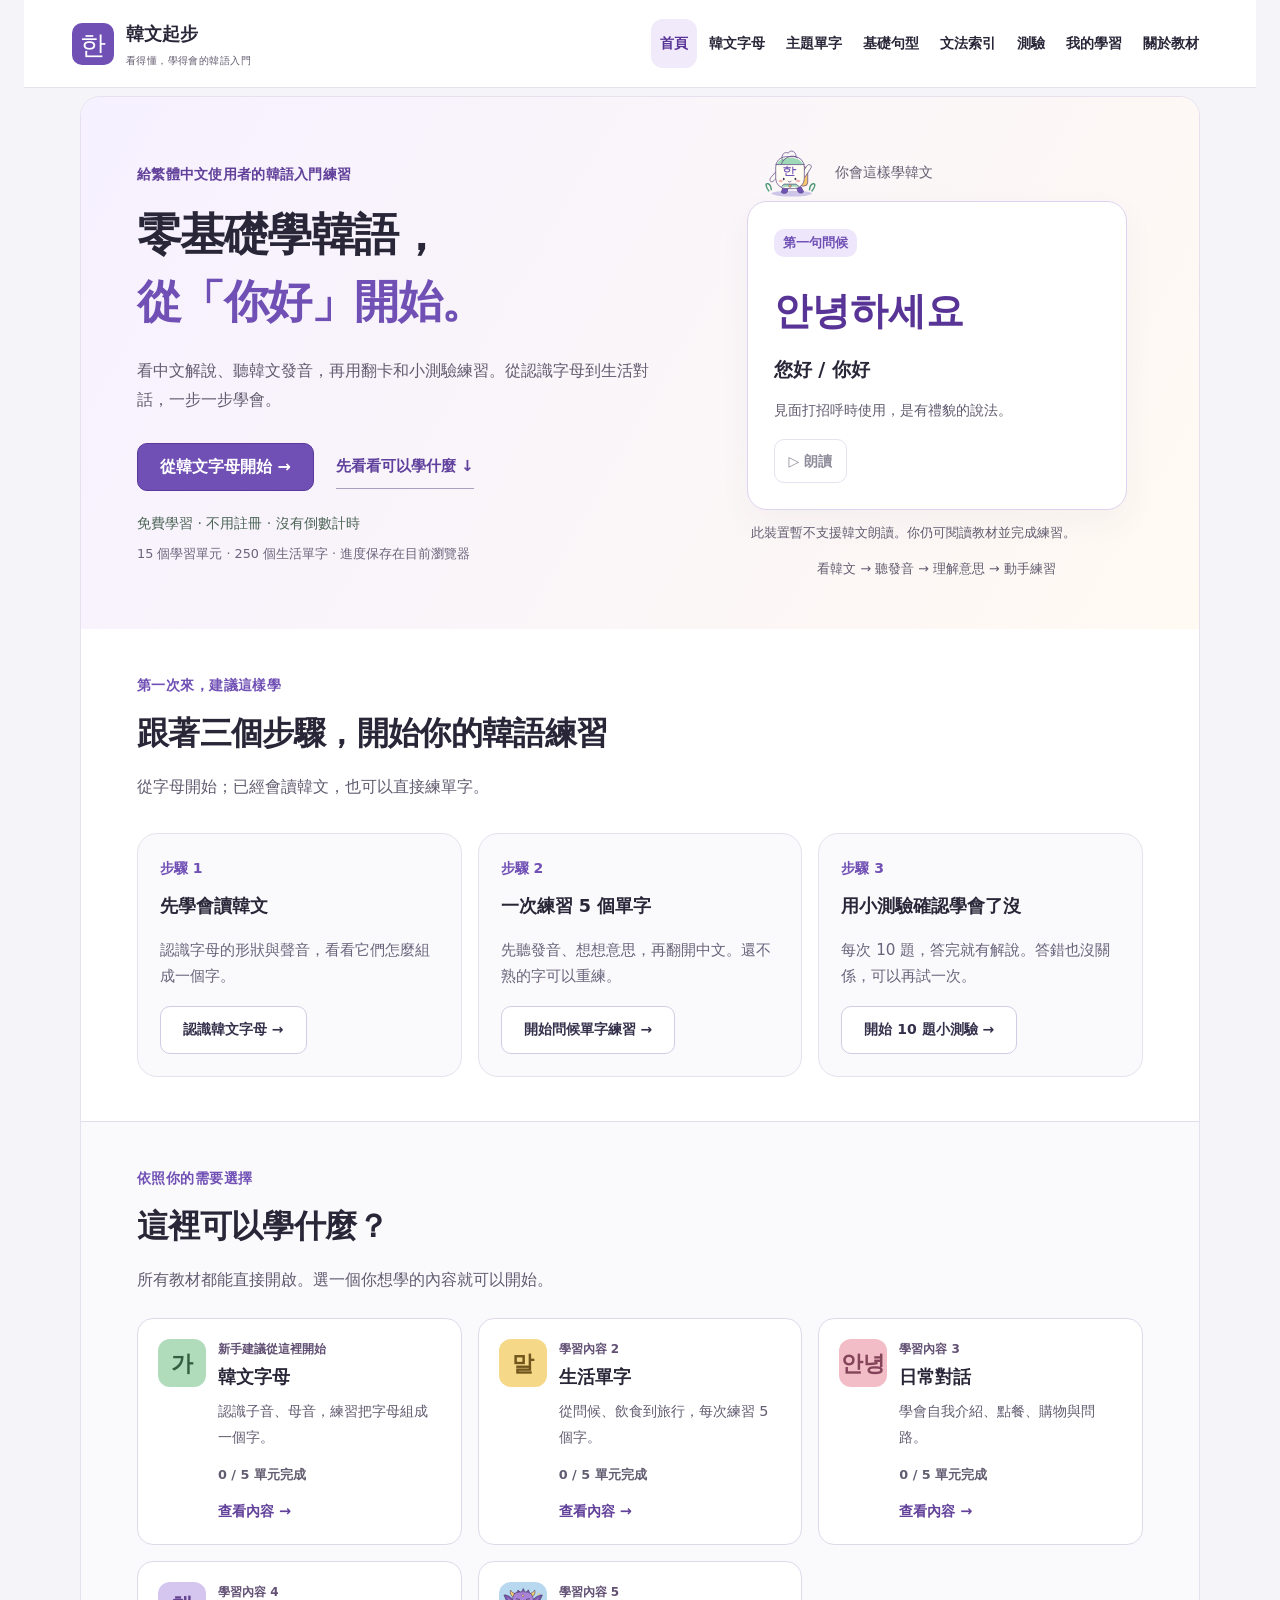
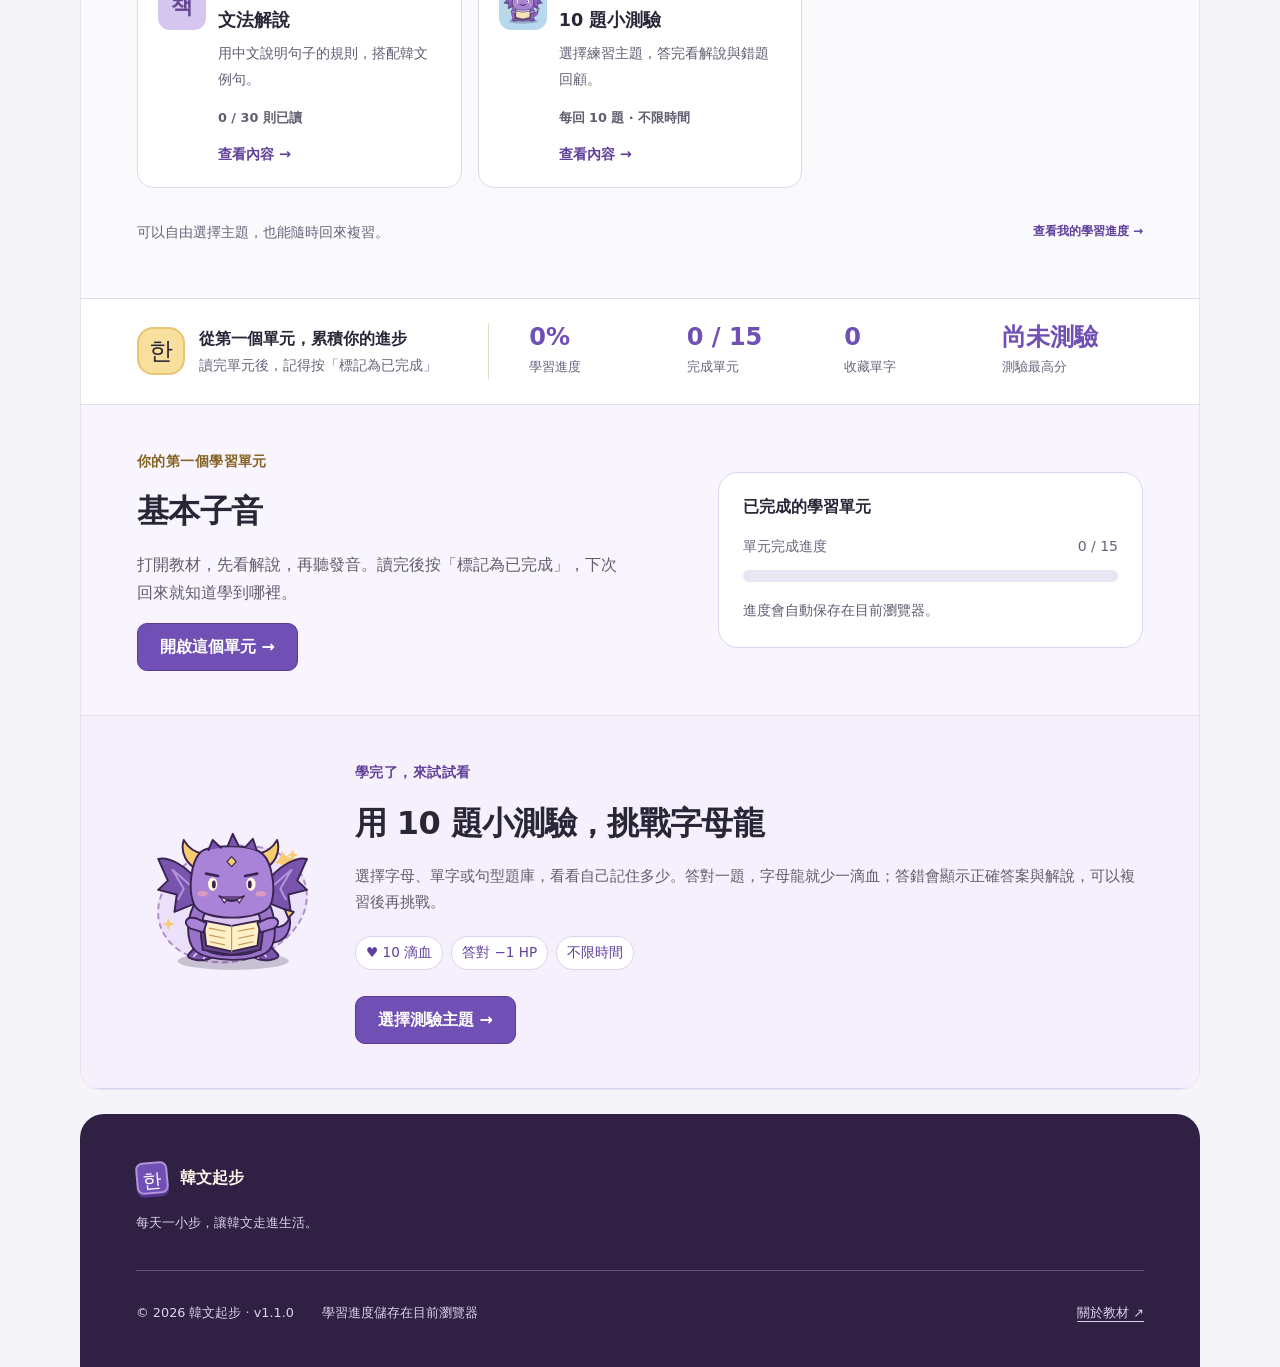
<file: index.html>
<!doctype html>
<html lang="zh-Hant">
<head>
  <meta charset="utf-8">
  <meta name="viewport" content="width=device-width, initial-scale=1">
  <meta name="description" content="韓文起步：以繁體中文，從韓文字母、日常單字到句型與文法，按自己的步調開始學習。">
  <meta name="theme-color" content="#7050b4">
  <meta name="application-name" content="韓文起步">
  <title>韓文起步｜從第一個字母開始</title>
  <link rel="icon" type="image/svg+xml" href="./assets/images/favicon.svg">
  <link rel="stylesheet" href="./assets/css/tokens.css">
  <link rel="stylesheet" href="./assets/css/base.css">
  <link rel="stylesheet" href="./assets/css/components.css">
  <link rel="stylesheet" href="./assets/css/pages.css">
  <link rel="stylesheet" href="./assets/css/game.css">
  <link rel="stylesheet" href="./assets/css/clarity.css">
  <script type="module" src="./assets/js/app.js"></script>
</head>
<body>
  <a class="skip-link" href="#main">跳至主要內容</a>
  <header class="site-header">
    <a class="brand" href="#/home" aria-label="韓文起步，回首頁"><span class="brand-mark" lang="ko">한</span><span>韓文起步<small>看得懂，學得會的韓語入門</small></span></a>
    <nav id="desktop-nav" class="desktop-nav" aria-label="主要導覽"></nav>
    <button id="menu-toggle" class="menu-toggle" aria-label="開啟選單" aria-expanded="false" aria-controls="mobile-menu"><span></span><span></span><span></span></button>
  </header>
  <dialog id="mobile-menu" class="mobile-menu" aria-label="主要導覽"><nav id="mobile-nav" aria-label="行動版主要導覽"></nav><button id="menu-close" class="button secondary">關閉選單 ×</button></dialog>
  <div id="storage-notice" class="notice global-notice" role="status" hidden></div>
  <main id="main" tabindex="-1"><div class="loading" role="status">正在準備你的韓文學習手冊…</div></main>
  <footer class="site-footer"><a class="brand footer-brand" href="#/home"><span class="brand-mark" lang="ko">한</span><span>韓文起步</span></a><p>每天一小步，讓韓文走進生活。</p><div class="footer-meta"><span>© 2026 韓文起步 · v1.1.0</span><span>學習進度儲存在目前瀏覽器</span><a href="#/about">關於教材 ↗</a></div></footer>
  <dialog id="confirm-dialog" class="confirm-dialog" aria-labelledby="dialog-title" aria-describedby="dialog-description"><h2 id="dialog-title"></h2><p id="dialog-description"></p><div class="actions"><button id="dialog-cancel" class="button secondary">取消</button><button id="dialog-confirm" class="button">確定</button></div></dialog>
  <div id="announcer" class="sr-only" role="status" aria-live="polite"></div>
  <noscript><p class="notice">請啟用 JavaScript，才能使用教材、測驗與學習進度。</p></noscript>
</body>
</html>
</file>
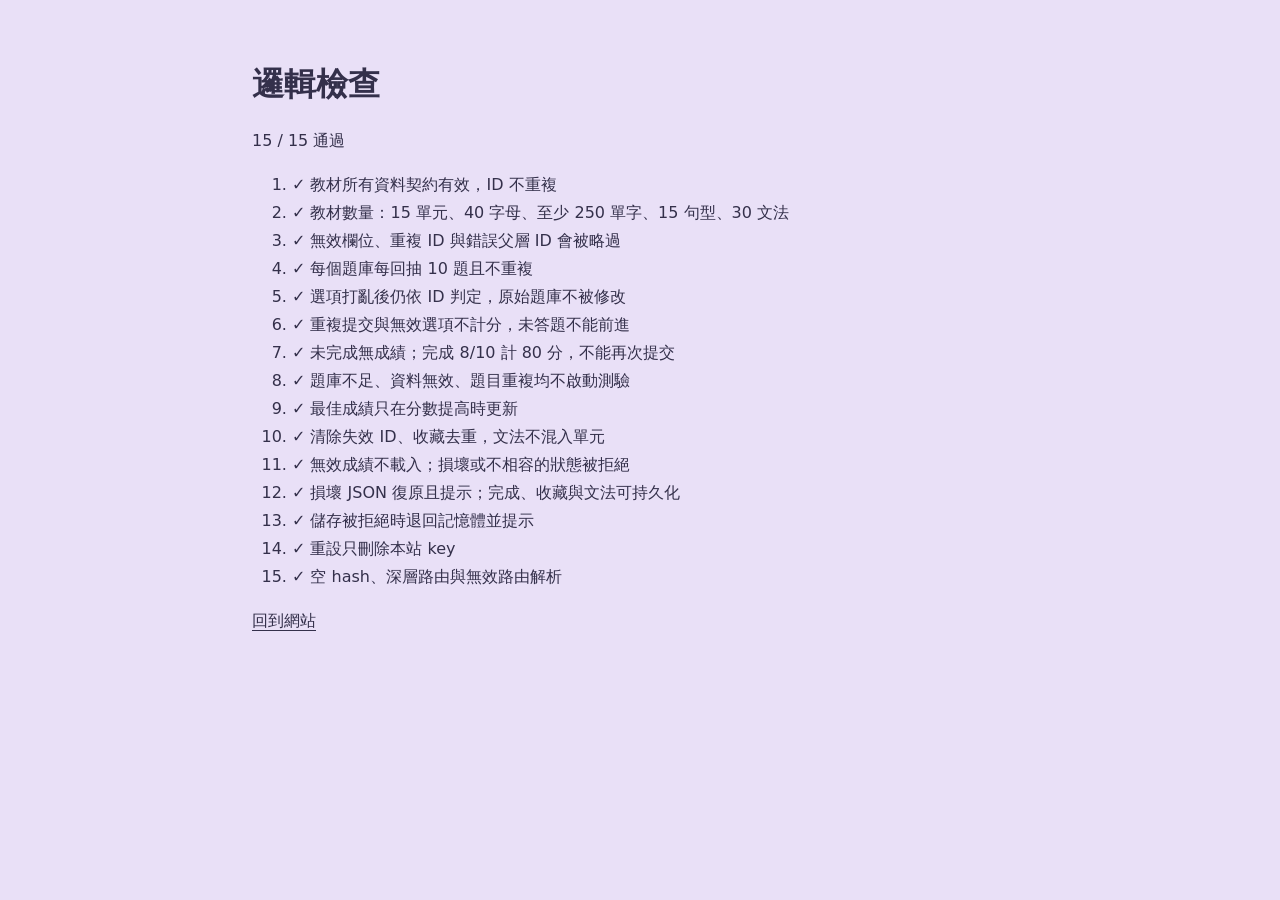
<file: tests/index.html>
<!doctype html><html lang="zh-Hant"><head><meta charset="utf-8"><meta name="viewport" content="width=device-width, initial-scale=1"><title>韓文起步｜邏輯檢查</title><link rel="stylesheet" href="../assets/css/tokens.css"><link rel="stylesheet" href="../assets/css/base.css"></head><body><main class="reading"><h1>邏輯檢查</h1><p id="summary" role="status">檢查中…</p><ol id="results"></ol><a href="../index.html">回到網站</a></main><script type="module">
import { loadData } from '../assets/js/data.js';
import { runChecks } from './logic.js';
try {
  const results = runChecks(await loadData());
  const failures = results.filter(r => !r.passed);
  document.getElementById('summary').textContent = `${results.length - failures.length} / ${results.length} 通過`;
  for (const result of results) { const li = document.createElement('li'); li.textContent = `${result.passed ? '✓' : '✕'} ${result.name}${result.message ? '：' + result.message : ''}`; document.getElementById('results').append(li); }
  window.testResults = results;
} catch (error) { document.getElementById('summary').textContent = error.message; window.testResults = [{ passed: false, message: error.message }]; }
</script></body></html>
</file>
<file: assets/css/tokens.css>
:root {
  --color-bg: #e9e0f7;
  --color-surface: #faf7ff;
  --color-text: #34304b;
  --color-text-muted: #69647b;
  --color-border: #e2dded;
  --color-border-strong: #aaa0bd;
  --color-accent: #7050b4;
  --color-accent-soft: #eee7fc;
  --color-success: #287451;
  --color-danger: #a85151;
  --color-focus: #583794;
  --color-panel: #f1eafa;
  --color-night: #302044;
  --color-night-muted: #ddd0ef;
  --color-gold: #f7cc71;
  --font-sans: system-ui, -apple-system, "PingFang TC", "Microsoft JhengHei", "Noto Sans TC", "Apple SD Gothic Neo", "Malgun Gothic", "Noto Sans KR", sans-serif;
  --container-width: 1120px;
  --content-width: 840px;
  --radius-sm: 16px;
  --radius-md: 24px;
  --space-1: 8px;
  --space-2: 16px;
  --space-3: 24px;
  --space-4: 32px;
  --space-5: 48px;
  --space-6: 72px;
  --space-7: 112px;
}
</file>
<file: assets/css/base.css>
* { box-sizing: border-box; }
html { scroll-behavior: smooth; }
body { margin: 0; background: var(--color-bg); color: var(--color-text); font: 1rem/1.75 var(--font-sans); }
body.menu-open, body.dialog-open { overflow: hidden; }
button, input, select { font: inherit; }
button, a { -webkit-tap-highlight-color: transparent; }
button { cursor: pointer; }
a { color: inherit; text-underline-offset: 4px; }
img { display: block; max-width: 100%; height: auto; }
h1, h2, h3, p { margin-top: 0; }
h1, h2, h3 { line-height: 1.3; }
h3 { font-size: 1.2rem; }
p { margin-bottom: 1rem; }
button:disabled { cursor: not-allowed; opacity: .55; }
[hidden] { display: none !important; }
:focus-visible { outline: 2px solid var(--color-focus); outline-offset: 4px; }
h1:focus, main:focus { outline: none; }
::selection { background: #ead5ce; }
.sr-only { position: absolute; width: 1px; height: 1px; padding: 0; margin: -1px; overflow: hidden; clip-path: inset(50%); white-space: nowrap; border: 0; }
.skip-link { position: fixed; top: 8px; left: 8px; padding: 12px 24px; z-index: 100; background: white; transform: translateY(-160%); }
.skip-link:focus { transform: translateY(0); }
.skip-link:not(:focus) { clip-path: inset(50%); width: 1px; height: 1px; padding: 0; overflow: hidden; white-space: nowrap; }
#main { max-width: var(--container-width); min-height: 65vh; margin: 0 auto; background: var(--color-surface); }
.section, .page-hero, .reading { padding: 48px 20px; }
.section + .section { border-top: 1px solid var(--color-border); }
.reading { max-width: var(--content-width); margin: auto; }
.page-hero { border-bottom: 1px solid var(--color-border); }
.page-title { font-size: clamp(2.25rem, 5vw, 4.5rem); line-height: 1.12; font-weight: 700; letter-spacing: -.03em; margin-bottom: 24px; }
.section-title { font-size: clamp(1.75rem, 3vw, 2.75rem); line-height: 1.2; letter-spacing: -.02em; margin-bottom: 16px; }
.eyebrow { color: var(--color-accent); font-size: .75rem; letter-spacing: .16em; font-weight: 650; margin-bottom: 24px; }
.muted, .description { color: var(--color-text-muted); }
.description { max-width: 650px; }
.section-heading { margin-bottom: 32px; }
.section-heading .eyebrow { margin-bottom: 12px; }
.section-heading p:last-child { margin-bottom: 0; }
.grid { display: grid; grid-template-columns: minmax(0, 1fr); gap: 24px; }
.stack { display: grid; gap: 24px; }
.actions { display: flex; flex-wrap: wrap; align-items: center; gap: 12px; }
.loading { padding: 80px 24px; text-align: center; }
@media (min-width: 600px) {
  .section, .page-hero, .reading { padding: 64px 32px; }
  .grid { grid-template-columns: repeat(2, minmax(0, 1fr)); }
}
@media (min-width: 1024px) {
  #main { margin-top: 24px; margin-bottom: 24px; }
  .section { padding: 80px 56px; }
  .page-hero { padding: 88px 56px; }
  .reading { padding: 64px 32px; }
  .grid { grid-template-columns: repeat(3, minmax(0, 1fr)); }
}
@media (prefers-reduced-motion: reduce) {
  *, *::before, *::after { scroll-behavior: auto !important; transition: none !important; animation: none !important; }
  .card:hover { transform: none !important; }
}
</file>
<file: assets/css/components.css>
.site-header { display: flex; align-items: center; justify-content: space-between; gap: 16px; min-height: 72px; max-width: 1232px; padding: 12px 20px; margin: auto; border-bottom: 1px solid var(--color-border); }
.brand { display: inline-flex; align-items: center; gap: 12px; text-decoration: none; font-size: 1.15rem; font-weight: 700; flex-shrink: 0; }
.brand-mark { display: grid; place-items: center; width: 42px; height: 42px; background: var(--color-text); color: white; border-radius: 10px; font-size: 1.6rem; font-weight: 500; }
.brand small { display: block; margin-top: 1px; font-size: .52rem; letter-spacing: .16em; font-weight: 500; }
.desktop-nav { display: none; gap: 3px; align-items: center; }
.nav-link { text-decoration: none; padding: 12px 9px; min-height: 44px; font-size: .83rem; border-radius: 6px; }
.nav-link:hover, .nav-link[aria-current="page"] { color: var(--color-accent); background: var(--color-accent-soft); }
.menu-toggle { display: grid; align-content: center; gap: 5px; width: 48px; height: 48px; padding: 12px; background: transparent; border: 1px solid var(--color-border-strong); border-radius: 8px; }
.menu-toggle span { height: 2px; background: var(--color-text); }
.mobile-menu { position: fixed; inset: 0 0 0 auto; width: min(340px, 90vw); height: 100dvh; max-height: none; border: 0; margin: 0; padding: 36px 24px; background: white; color: var(--color-text); }
.mobile-menu nav { display: grid; gap: 5px; margin-bottom: 24px; }
.mobile-menu .nav-link { font-size: 1rem; padding: 12px; }
dialog::backdrop { background: rgb(24 38 43 / .4); }
.button { display: inline-flex; align-items: center; justify-content: center; gap: 10px; padding: 11px 22px; min-height: 46px; border: 1px solid var(--color-text); border-radius: var(--radius-sm); background: var(--color-text); color: white; font-size: .9rem; font-weight: 600; line-height: 1.5; text-decoration: none; transition: background .18s; }
.button:hover:not(:disabled) { background: #3c5661; }
.button.secondary { background: white; color: var(--color-text); border-color: var(--color-border-strong); }
.button.secondary:hover:not(:disabled) { background: var(--color-bg); }
.button.small { font-size: .8rem; padding: 10px 14px; }
.button.done { color: var(--color-success); background: #f0f7f4; border-color: var(--color-success); }
.text-link { display: inline-flex; align-items: center; min-height: 44px; font-weight: 600; font-size: .875rem; text-decoration: none; border-bottom: 1px solid var(--color-border-strong); }
.card { border: 1px solid var(--color-border); border-radius: var(--radius-sm); background: white; padding: 24px; min-width: 0; }
a.card { display: block; color: inherit; text-decoration: none; transition: border-color .18s, transform .18s, box-shadow .18s; }
a.card:hover { border-color: var(--color-border-strong); transform: translateY(-2px); box-shadow: 0 4px 12px rgb(41 65 75 / .04); }
.card p:last-child { margin-bottom: 0; }
.card-top { display: flex; justify-content: space-between; align-items: flex-start; gap: 12px; }
.badge { display: inline-block; padding: 3px 9px; background: var(--color-accent-soft); color: var(--color-accent); border-radius: 4px; font-size: .7rem; white-space: nowrap; font-weight: 600; }
.badge.complete { background: #edf5f1; color: var(--color-success); }
.number { color: var(--color-accent); font-size: .75rem; letter-spacing: .12em; }
.progress-track { width: 100%; height: 5px; background: #e9eceb; border-radius: 3px; overflow: hidden; }
.progress-fill { height: 100%; background: var(--color-accent); }
.progress-caption { display: flex; justify-content: space-between; margin: 12px 0; font-size: .75rem; color: var(--color-text-muted); }
.grammar-grid { display: grid; grid-template-columns: minmax(0, 1fr); gap: 16px; }
.grammar-card { min-height: 140px; padding: 22px; }
.grammar-card h3 { font-size: 1.3rem; margin: 14px 0 5px; }
.grammar-card p { font-size: .85rem; color: var(--color-text-muted); }
.grammar-card .category { font-size: .68rem; color: var(--color-accent); }
.read-mark { float: right; color: var(--color-success); }
.filters { display: flex; gap: 10px; flex-wrap: wrap; margin-bottom: 32px; }
.filter { min-height: 44px; padding: 8px 16px; border: 1px solid var(--color-border-strong); border-radius: 6px; color: var(--color-text-muted); background: white; font-size: .85rem; }
.filter[aria-pressed="true"] { background: var(--color-text); border-color: var(--color-text); color: white; }
.notice { padding: 16px 20px; border: 1px solid var(--color-border); border-left: 3px solid var(--color-accent); background: #faf7f5; color: var(--color-text); font-size: .875rem; border-radius: 4px; }
.global-notice { max-width: 1120px; margin: 16px auto; }
.empty-state { text-align: center; border: 1px dashed var(--color-border-strong); padding: 40px 24px; border-radius: 8px; }
.confirm-dialog { width: min(480px, calc(100% - 40px)); padding: 32px; border: 1px solid var(--color-border); border-radius: 16px; color: var(--color-text); }
.confirm-dialog h2 { font-size: 1.4rem; }
.confirm-dialog .actions { justify-content: flex-end; margin-top: 28px; }
.site-footer { max-width: 1120px; margin: auto; padding: 48px 20px 32px; }
.site-footer > p { color: var(--color-text-muted); font-size: .8rem; margin: 16px 0 36px; }
.footer-brand .brand-mark { width: 32px; height: 32px; font-size: 1.2rem; border-radius: 7px; }
.footer-brand { font-size: 1rem; }
.footer-meta { border-top: 1px solid var(--color-border); padding-top: 20px; display: flex; flex-wrap: wrap; gap: 12px 28px; color: var(--color-text-muted); font-size: .7rem; align-items: center; }
.footer-meta a { display: inline-flex; min-height: 44px; align-items: center; }
@media (min-width: 600px) { .grammar-grid { grid-template-columns: repeat(2, minmax(0, 1fr)); } .site-header { padding-inline: 32px; } .site-footer { padding-inline: 32px; } }
@media (min-width: 1024px) { .desktop-nav { display: flex; } .menu-toggle { display: none; } .site-header { min-height: 96px; padding-inline: 48px; } .grammar-grid { grid-template-columns: repeat(3, minmax(0, 1fr)); } .site-footer { padding-inline: 56px; } .footer-meta a { margin-left: auto; } }
</file>
<file: assets/css/pages.css>
.home-hero { display: grid; gap: 40px; align-items: center; position: relative; }
.home-hero .page-title { line-height: 1.28; }
.home-hero .page-title em { color: var(--color-accent); font-style: normal; }
.home-hero .description { font-size: .95rem; max-width: 450px; margin-bottom: 28px; }
.hero-footnote { margin: 24px 0 0; color: var(--color-text-muted); font-size: .7rem; letter-spacing: .04em; }
.letter-composition { aspect-ratio: 1; padding: 24px; background: #f5f1ed; border: 1px solid #e7dfd8; border-radius: 50% 50% 8px 8px; display: flex; flex-direction: column; justify-content: center; text-align: center; max-width: 340px; width: 100%; margin: auto; }
.letter-composition .large-hangul { font-size: clamp(5rem, 14vw, 8.5rem); font-weight: 450; line-height: 1.25; letter-spacing: -.08em; }
.letter-composition .letter-equation { font-size: 1.6rem; letter-spacing: .22em; padding: 16px 0; color: var(--color-accent); }
.letter-composition .caption { font-size: .64rem; letter-spacing: .12em; color: var(--color-text-muted); border-top: 1px solid #d9cec7; padding-top: 16px; }
.route-steps { display: grid; gap: 0; }
.route-step { display: grid; grid-template-columns: 34px 1fr 20px; align-items: center; gap: 16px; padding: 22px 0; text-decoration: none; border-bottom: 1px solid var(--color-border); }
.route-step h3 { font-size: 1rem; margin: 0 0 3px; }
.route-step p { font-size: .75rem; margin: 0; color: var(--color-text-muted); }
.route-step:hover h3 { color: var(--color-accent); }
.course-card { padding: 0; overflow: hidden; }
.course-art { height: 148px; background: #f0eeea; display: flex; gap: 14px; align-items: center; justify-content: center; border-bottom: 1px solid var(--color-border); }
.course-art span { display: grid; place-items: center; border: 1px solid #c8bfb7; background: #faf8f5; width: 64px; height: 70px; font-size: 2rem; color: #695b4c; border-radius: 5px; }
.course-art.words { background: #eef1ef; }
.course-art.words span { color: #50685e; border-color: #c4cdc8; width: auto; padding: 12px; font-size: 1.4rem; }
.course-art.sentences { background: #f5eded; }
.course-art.sentences span { font-size: 1.1rem; color: var(--color-accent); width: auto; height: auto; padding: 13px 24px; border-color: #d9c4c1; }
.course-body { padding: 24px; }
.course-body h3 { font-size: 1.1rem; margin-bottom: 10px; }
.course-body .meta { color: var(--color-text-muted); font-size: .72rem; }
.course-body .button { margin-top: 14px; width: 100%; }
.showcase-grid { gap: 32px; }
.showcase-card { padding: 0; overflow: hidden; }
.showcase-card img { width: 100%; aspect-ratio: 16 / 10; object-fit: cover; border-bottom: 1px solid var(--color-border); }
.showcase-body { padding: 24px; }
.showcase-body h3 { margin: 12px 0 8px; }
.showcase-body p { color: var(--color-text-muted); font-size: .85rem; }
.info-card { padding: 32px; display: grid; gap: 32px; }
.info-profile { display: flex; align-items: center; gap: 20px; }
.info-icon { display: grid; place-items: center; flex-shrink: 0; width: 76px; height: 76px; border-radius: 50%; background: var(--color-accent-soft); color: var(--color-accent); font-size: 2.5rem; }
.info-profile h3 { margin-bottom: 8px; }
.info-profile p { font-size: .82rem; }
.info-guide { border-top: 1px solid var(--color-border); padding-top: 24px; }
.info-guide .eyebrow { margin-bottom: 10px; }
.progress-summary { background: #faf8f6; }
.stats { display: grid; gap: 24px; grid-template-columns: repeat(2, minmax(0, 1fr)); }
.stat strong { display: block; font-size: 2.5rem; line-height: 1.2; font-weight: 600; }
.stat span { color: var(--color-text-muted); font-size: .78rem; }
.back-link { margin-bottom: 24px; display: inline-flex; min-height: 44px; align-items: center; color: var(--color-text-muted); font-size: .85rem; }
.lesson-symbol { font-size: 3.5rem; line-height: 1.3; margin-bottom: 20px; }
.letter-grid { display: grid; grid-template-columns: minmax(0, 1fr); gap: 16px; }
.letter-card h2 { font-size: 3.5rem; font-weight: 500; margin: 8px 0 20px; }
.letter-card .explanation { font-size: .85rem; color: var(--color-text-muted); }
.letter-card .example { border-top: 1px solid var(--color-border); padding-top: 14px; font-size: .9rem; }
.speech-note { color: var(--color-text-muted); font-size: .8rem; margin: 0 0 24px; }
.vocabulary-card h2 { font-size: 1.8rem; margin-bottom: 6px; font-weight: 600; overflow-wrap: anywhere; }
.vocabulary-card .meaning { color: var(--color-accent); font-size: .875rem; margin-bottom: 20px; }
.example-block { padding: 20px; background: var(--color-bg); border-radius: 6px; margin: 20px 0; }
.example-block p { margin: 0; }
.example-block [lang="ko"] { font-size: 1.12rem; margin-bottom: 6px; }
.example-block .muted { font-size: .85rem; }
.vocabulary-card .example-block { min-height: 112px; }
.vocabulary-card .actions { margin-top: 20px; }
.favorite[aria-pressed="true"] { border-color: var(--color-accent); color: var(--color-accent); background: var(--color-accent-soft); }
.sentence-card h2 { font-size: clamp(1.35rem, 4vw, 1.9rem); line-height: 1.5; margin-top: 20px; }
.sentence-card .translation { color: var(--color-accent); }
.lesson-end { border-top: 1px solid var(--color-border); margin-top: 40px; padding-top: 32px; }
.grammar-detail h2 { font-size: 1.45rem; margin-top: 36px; }
.grammar-pagination { display: flex; flex-wrap: wrap; justify-content: space-between; gap: 12px; padding-top: 32px; margin-top: 32px; border-top: 1px solid var(--color-border); }
.quiz-banks { display: grid; gap: 12px; margin-bottom: 32px; }
.quiz-bank { display: flex; align-items: center; gap: 14px; border: 1px solid var(--color-border-strong); padding: 18px 20px; border-radius: 8px; cursor: pointer; }
.quiz-bank:has(input:checked) { background: var(--color-accent-soft); border-color: var(--color-accent); }
input[type="radio"] { width: 20px; height: 20px; accent-color: var(--color-accent); flex-shrink: 0; }
.quiz-bank small { display: block; color: var(--color-text-muted); }
fieldset { min-width: 0; margin: 0; padding: 0; border: 0; }
legend { margin-bottom: 20px; font-weight: 600; }
.quiz-header { display: flex; justify-content: space-between; gap: 16px; font-size: .8rem; margin-bottom: 16px; }
.quiz-question { margin: 32px 0; font-size: clamp(1.4rem, 4vw, 2rem); line-height: 1.5; }
.quiz-options { display: grid; gap: 12px; }
.quiz-option { display: flex; align-items: center; gap: 14px; width: 100%; text-align: left; min-height: 64px; padding: 16px; background: white; border: 1px solid var(--color-border-strong); border-radius: 8px; color: var(--color-text); }
.quiz-option .option-letter { display: grid; place-items: center; width: 30px; height: 30px; background: var(--color-bg); border-radius: 5px; font-size: .75rem; flex-shrink: 0; }
.quiz-option[aria-pressed="true"] { border-color: var(--color-text); background: #eef2f3; }
.quiz-option.correct { border-color: var(--color-success); background: #eff7f3; }
.quiz-option.incorrect { border-color: var(--color-danger); background: #faf0ef; }
.quiz-option:disabled { opacity: 1; }
.quiz-feedback { margin: 24px 0; }
.quiz-feedback:empty { display: none; }
.quiz-feedback.success { border-color: var(--color-success); }
.quiz-submit { margin-top: 24px; }
.result-score { font-size: 5rem; line-height: 1.2; color: var(--color-accent); font-weight: 600; }
.result-card { text-align: center; padding: 48px 24px; background: #faf8f6; margin-bottom: 40px; }
.result-card .actions { justify-content: center; margin-top: 24px; }
.review-card p { margin-bottom: 10px; }
.review-card h3 { font-size: 1.05rem; }
.progress-list { list-style: none; padding: 0; }
.progress-list a { display: flex; align-items: center; justify-content: space-between; gap: 16px; min-height: 52px; border-bottom: 1px solid var(--color-border); text-decoration: none; padding: 12px 0; }
.progress-list .completed { color: var(--color-success); font-size: .8rem; }
.reset-area { border-top: 1px solid var(--color-border); margin-top: 40px; padding-top: 32px; }
.reading li > a { display: inline-flex; align-items: center; min-height: 44px; }
@media (min-width: 600px) {
  .letter-grid { grid-template-columns: repeat(2, minmax(0, 1fr)); }
  .showcase-grid { grid-template-columns: repeat(2, minmax(0, 1fr)); }
  .stats { grid-template-columns: repeat(4, minmax(0, 1fr)); }
  .quiz-banks { grid-template-columns: repeat(2, minmax(0, 1fr)); }
}
@media (min-width: 1024px) {
  .home-hero { grid-template-columns: 1.5fr 1fr; }
  .home-hero .page-title { font-size: 3.75rem; }
  .route-steps { grid-template-columns: repeat(5, minmax(0, 1fr)); gap: 20px; }
  .route-step { display: block; padding: 0; border: 0; }
  .route-step .number { display: block; margin-bottom: 24px; }
  .route-step .arrow { display: block; margin-top: 16px; color: var(--color-text-muted); }
  .letter-grid { grid-template-columns: repeat(3, minmax(0, 1fr)); }
  .info-card { grid-template-columns: 1.2fr 1fr; padding: 40px; }
  .info-guide { border-top: 0; border-left: 1px solid var(--color-border); padding: 0 0 0 36px; }
}
</file>
<file: assets/css/game.css>
/* Adventure theme: shared controls, map, and learning screens. */
.quick-start { background: #fffdf7; }
.starter-steps { list-style: none; display: grid; gap: 16px; padding: 0; margin: 0; }
.starter-steps li { padding: 24px; border: 1px solid #ded5ec; border-radius: 20px; background: white; display: flex; flex-direction: column; align-items: flex-start; }
.starter-steps li:nth-child(2) { background: #f3edff; border-color: #b59cd9; }
.step-number { color: #7050b4; font-weight: 800; letter-spacing: .12em; margin-bottom: 14px; }
.starter-steps h3 { font-size: 1.1rem; }
.starter-steps p { color: var(--color-text-muted); flex: 1; }
.starter-steps .button { font-size: .85rem; }
.word-practice { padding: 24px; border: 2px solid #c8b4e6; border-radius: 24px; background: linear-gradient(135deg, #f1e8ff, #fffcf4); margin: 24px 0 48px; }
.word-practice .eyebrow { margin-bottom: 16px; }
.flash-word { text-align: center; font-size: clamp(2rem, 6vw, 3.5rem); margin: 30px 0 18px; overflow-wrap: anywhere; }
.word-practice > .muted { text-align: center; }
.flash-tools { justify-content: center; margin-bottom: 24px; }
.flash-answer { padding: 20px; background: #ffffffd9; border-radius: 16px; margin-bottom: 20px; }
.flash-answer .meaning { font-size: 1.3rem; font-weight: 750; }
.flash-answer .example-block { margin-bottom: 0; }
.word-search { display: grid; gap: 10px; margin-bottom: 20px; }
.word-search > label:first-child { font-weight: 700; }
.word-search input[type="search"] { width: 100%; min-width: 0; padding: 12px 16px; border: 2px solid #b9a9cf; border-radius: 12px; background: white; color: var(--color-text); }
.favorite-filter { display: flex; gap: 10px; align-items: center; min-height: 44px; width: fit-content; }
.favorite-filter input { width: 20px; height: 20px; accent-color: #7050b4; }
.word-pager { justify-content: center; margin-top: 32px; }
.word-library .vocabulary-card { min-width: 0; overflow-wrap: anywhere; }
.quiz-help { font-weight: 650; color: var(--color-accent); margin-top: 20px; }
@media (min-width: 800px) { .starter-steps { grid-template-columns: repeat(3, minmax(0, 1fr)); } .word-practice { padding: 32px; } }
@media (max-width: 400px) { .word-practice { padding: 18px; } .flash-ratings .button { width: 100%; } .word-pager { gap: 10px; } }
body { background-image: radial-gradient(#cdbce6 1px, transparent 1px); background-size: 20px 20px; }
::selection { background: #e0d4fa; }
#main { border: 1px solid var(--color-border); border-radius: 28px; overflow: clip; }
.site-header { border-bottom: 0; }
.brand-mark { background: var(--color-accent); border: 2px solid #563592; box-shadow: 0 3px 0 #563592; transform: rotate(-5deg); }
.nav-link { border-radius: 12px; font-weight: 650; }
.nav-link[aria-current="page"] { box-shadow: inset 0 -3px 0 #c6b4e7; }
.button { border: 2px solid #59399a; border-radius: 13px; background: var(--color-accent); box-shadow: 0 4px 0 #59399a; transition: transform .16s, box-shadow .16s, background .16s; }
.button:hover:not(:disabled) { background: #60429f; transform: translateY(-2px); box-shadow: 0 6px 0 #59399a; }
.button:active:not(:disabled) { transform: translateY(3px); box-shadow: 0 1px 0 #59399a; }
.button.secondary { border-color: #d4cbe4; box-shadow: 0 4px 0 #d4cbe4; }
.button.secondary:hover:not(:disabled) { background: #f7f3ff; box-shadow: 0 6px 0 #d4cbe4; }
.button.done { background: #eaf8f0; border-color: #85b69a; box-shadow: 0 4px 0 #85b69a; }
.button.done:hover:not(:disabled) { background: #d8f1e4; box-shadow: 0 6px 0 #85b69a; }
.button:disabled { box-shadow: none; }
.card { border-width: 2px; box-shadow: 0 4px 0 #ede9f3; }
a.card:hover { border-color: #b59cd9; box-shadow: 0 6px 0 #e2d8f2; }
.badge, .filter { border-radius: 10px; }
.progress-track { height: 12px; border-radius: 20px; background: #eae5f2; border: 2px solid #eae5f2; }
.progress-fill { border-radius: 20px; background: #7d5abc; box-shadow: inset 0 2px 0 #a38acd; }
.page-hero { background: #e9def8; padding-block: 48px; }
.page-title { font-size: clamp(2rem, 4.5vw, 3.25rem); }
.section-title { font-size: clamp(1.65rem, 3vw, 2rem); }
.section { padding-block: 52px; background: var(--color-surface); }
.eyebrow { font-weight: 750; letter-spacing: .09em; }
.home-hero { gap: 24px; padding-block: 44px; background: #e9def8; border-bottom: 0; }
.home-hero .page-title { font-size: clamp(2rem, 4vw, 3.2rem); line-height: 1.4; letter-spacing: -.035em; }
.home-hero .description { line-height: 1.85; }
.adventure-label { display: inline-block; background: white; padding: 7px 12px; border-radius: 24px; font-size: .65rem; margin-bottom: 16px; }
.hero-footnote { font-size: .72rem; }
.hero-scene { position: relative; width: 100%; max-width: 360px; margin: auto; padding-top: 10px; }
.adventure-mascot { width: 100%; }
.scene-word { position: absolute; border: 2px solid #d4c8e7; background: white; border-radius: 14px; padding: 6px 14px; font-weight: 700; box-shadow: 0 3px 0 #e1d7ef; }
.word-one { left: 0; top: 12%; transform: rotate(-9deg); color: var(--color-accent); font-size: 1.1rem; }
.word-two { right: 0; bottom: 9%; transform: rotate(6deg); font-size: .8rem; }
.scene-spark { position: absolute; font-size: 2rem; color: #957035; }
.spark-one { right: 6%; top: 3%; }.spark-two { left: 4%; bottom: 22%; color: #9071ba; }
.player-hud { display: grid; gap: 24px; padding: 24px 20px; border-block: 1px solid var(--color-border); background: #fffcf6; }
.player-identity { display: flex; gap: 14px; align-items: center; }
.player-identity strong, .player-identity span:not(.player-avatar) { display: block; }
.player-identity strong { font-size: .9rem; }.player-identity div > span { font-size: .72rem; color: var(--color-text-muted); }
.player-avatar { display: grid; place-items: center; background: #f8df9e; border: 2px solid #e8c574; border-radius: 16px; width: 48px; height: 48px; font-size: 1.5rem; flex-shrink: 0; }
.player-hud .stats { gap: 16px; }.player-hud .stat strong { font-size: 1.55rem; font-weight: 800; color: var(--color-accent); }.player-hud .stat span { font-size: .7rem; }
.adventure-section .section-heading { margin-bottom: 24px; }
.adventure-board { position: relative; isolation: isolate; border: 2px solid #c7badc; background: #e8e0f2; border-radius: 24px; padding: 30px 20px; overflow: hidden; }
.map-regions { display: grid; gap: 22px; list-style: none; margin: 0; padding: 0; position: relative; }
.map-trail { position: absolute; top: 65px; bottom: 90px; left: 76px; border-left: 5px dashed #b9a7cf; z-index: -1; }
.map-region { --island: #b1dcbc; --island-edge: #6ca780; --island-ink: #315f40; min-width: 0; }
.map-region.gold { --island: #f5d888; --island-edge: #c8a551; --island-ink: #70551c; }
.map-region.pink { --island: #f2bdc6; --island-edge: #cc8b9a; --island-ink: #834358; }
.map-region.lavender { --island: #d5c6ef; --island-edge: #a48cc6; --island-ink: #654592; }
.map-region.blue { --island: #b8d8ef; --island-edge: #7ca9cc; --island-ink: #356585; }
.region-link { display: grid; grid-template-columns: 106px minmax(0, 1fr); column-gap: 18px; align-content: center; text-decoration: none; border-radius: 16px; padding: 8px 0; }
.region-number { color: #625174; font-size: .6rem; letter-spacing: .13em; font-weight: 750; grid-column: 2; }
.region-island { grid-column: 1; grid-row: 1 / 5; width: 100px; height: 86px; border: 2px solid var(--island-edge); border-radius: 36% 42% 35% 40%; background: var(--island); box-shadow: 0 9px 0 var(--island-edge), 0 16px 0 #dce7d6; display: grid; place-items: center; position: relative; transition: transform .18s; align-self: center; }
.region-island > [lang] { font-size: 2rem; font-weight: 800; color: var(--island-ink); }
.region-link:hover .region-island { transform: translateY(-5px) rotate(-3deg); }
.island-tree { position: absolute; width: 16px; height: 23px; background: var(--island-edge); border-radius: 50% 50% 35% 35%; top: -10px; border-bottom: 5px solid var(--island-ink); }
.tree-left { left: 6px; transform: rotate(-12deg); }.tree-right { right: 3px; top: 9px; width: 12px; height: 18px; transform: rotate(15deg); }
.region-link h3 { grid-column: 2; font-size: 1rem; margin: 3px 0; }.region-description { grid-column: 2; font-size: .7rem; color: #625174; margin-bottom: 6px; }
.region-count { grid-column: 2; font-size: .65rem; font-weight: 650; width: fit-content; border-radius: 20px; background: #ffffffd9; padding: 3px 9px; }
.map-cloud { position: absolute; width: 68px; height: 20px; background: #fff; border-radius: 40px; z-index: -1; }
.map-cloud::before { content: ''; width: 30px; height: 30px; border-radius: 50%; background: white; position: absolute; left: 14px; bottom: 4px; }
.cloud-one { top: 22px; right: 20px; }.cloud-two { bottom: 25px; left: 40%; }
.map-legend { display: flex; align-items: center; justify-content: space-between; gap: 10px; flex-wrap: wrap; margin-top: 12px; font-size: .7rem; color: var(--color-text-muted); }
.map-legend .text-link { font-size: .75rem; border: 0; }
.mission-section { display: grid; gap: 28px; background: #fff9e9; }
.mission-copy .eyebrow { color: #856220; }.mission-copy p { max-width: 480px; }
.mission-progress { border: 2px solid #ead9ad; border-radius: 20px; background: #fffdf7; padding: 24px; }
.mission-progress h3 { font-size: 1rem; }.mission-progress p { margin: 16px 0 0; font-size: .75rem; }.quest-icon { float: right; color: #917022; font-size: 2rem; line-height: 1; }
.course-art { background: #e7f3e7; height: 134px; }.course-art.words { background: #fff2d2; }.course-art.sentences { background: #fce8ee; }
.course-art span { border-width: 2px; border-radius: 12px; transform: rotate(-7deg); box-shadow: 0 4px 0 #00000012; }.course-art span:nth-child(2) { transform: rotate(7deg); }.course-art.sentences span { transform: rotate(-3deg); }
.course-card, .showcase-card { padding: 0; }.showcase-grid { gap: 24px; }
.grammar-card { border-top: 4px solid #c2afe2; }.example-block { border-radius: 14px; }
.letter-card { border-top: 4px solid #a4d2b5; }.letter-card h2, .lesson-symbol { color: var(--color-accent); }
.lesson-end { border-top: 2px dashed var(--color-border); }
.quiz-bank, .quiz-option { border: 2px solid var(--color-border); border-radius: 16px; box-shadow: 0 4px 0 #ede9f3; }
.quiz-bank:has(input:checked) { box-shadow: 0 4px 0 #c6b4e7; }
.quiz-header { background: #eee7fc; border-radius: 12px; padding: 12px 16px; color: #624396; font-weight: 750; }
.quiz-option .option-letter { border-radius: 9px; background: #f0eafa; color: #7050b4; font-weight: 750; width: 36px; height: 36px; }
.quiz-option[aria-pressed="true"] { background: #f3edff; border-color: #9073bb; box-shadow: 0 4px 0 #c6b4e7; }
.quiz-option.correct { border-color: #65a582; background: #edf9f0; box-shadow: 0 4px 0 #b9d8c3; }
.quiz-option.incorrect { border-color: #cc8d8d; background: #fff0ef; box-shadow: 0 4px 0 #ebc8c5; }
.quiz-brief { display: flex; flex-wrap: wrap; gap: 10px; margin-bottom: 28px; }.quiz-brief span { padding: 5px 12px; border-radius: 20px; background: #f4eefc; color: #634c85; font-size: .75rem; font-weight: 650; }
.result-card { background: #fff9e9; border-color: #ead9ad; }.result-card::before { content: '✦'; display: block; font-size: 3rem; color: #957025; }.result-score { font-weight: 800; }
.coming-soon { display: flex; gap: 20px; align-items: center; background: #f3eefb; padding: 28px 24px; }.coming-soon strong { color: var(--color-accent); font-size: .9rem; }.coming-soon p { font-size: .8rem; margin: 4px 0 0; color: var(--color-text-muted); }.coming-icon { font-size: 2.5rem; color: var(--color-accent); }
@media (min-width: 600px) {
  .home-hero { grid-template-columns: 1.4fr 1fr; }.hero-scene { min-width: 0; }.word-one { font-size: .9rem; }.word-two { font-size: .65rem; padding-inline: 9px; }
  .player-hud { padding-inline: 32px; }.player-hud .stats { grid-template-columns: repeat(4, minmax(0, 1fr)); }
  .map-regions { grid-template-columns: repeat(5, minmax(0, 1fr)); gap: 8px; min-height: 265px; align-items: start; }
  .region-link { display: flex; flex-direction: column; gap: 0; text-align: center; }.region-number { margin-bottom: 15px; }.region-island { width: 86px; height: 72px; margin-bottom: 25px; }.region-link h3 { font-size: .85rem; }.region-description { display: none; }.region-count { font-size: .58rem; padding: 3px 6px; margin-top: 6px; }
  .map-region:nth-child(even) { margin-top: 55px; }.map-trail { left: 8%; right: 8%; top: 96px; bottom: auto; height: 80px; border: 5px dashed #b9a7cf; border-top: 0; border-radius: 0 0 50% 50%; }
  .mission-section { grid-template-columns: 1.3fr 1fr; align-items: center; }
}
@media (min-width: 1024px) {
  .site-header { min-height: 88px; }#main { margin-top: 8px; }
  .home-hero { grid-template-columns: 1.5fr 1fr; padding-block: 38px; }.word-one { font-size: 1.1rem; }.word-two { font-size: .8rem; }
  .player-hud { grid-template-columns: 1fr 2fr; align-items: center; padding: 24px 56px; }.player-hud .stats { border-left: 1px solid #e7dcc5; padding-left: 40px; }
  .adventure-board { padding: 32px 24px; }.region-island { width: 116px; height: 90px; }.region-island > [lang] { font-size: 2.3rem; }.region-link h3 { font-size: 1rem; }.region-description { display: block; margin: 5px 0; font-size: .66rem; }.region-count { font-size: .65rem; }.map-regions { min-height: 300px; }.map-trail { top: 115px; }
  .coming-soon { padding-inline: 56px; }
}
@media (max-width: 599px) {
  #main { border-radius: 0; border-inline: 0; }.home-hero { padding-top: 30px; gap: 8px; }.home-hero .page-title { font-size: 2rem; }.hero-scene { max-width: 230px; }.home-hero .description { margin-bottom: 20px; }.home-hero .hero-footnote { font-size: .65rem; }
  .player-hud .stats { grid-template-columns: repeat(4, minmax(0, 1fr)); gap: 6px; }.player-hud .stat strong { font-size: 1.25rem; }.player-hud .stat span { font-size: .6rem; }.player-hud { gap: 20px; }.adventure-board { padding-inline: 16px; }.region-link { column-gap: 12px; }
}
@media (prefers-reduced-motion: reduce) { .button:hover, .button:active, .region-link:hover .region-island { transform: none !important; } }
/* Shared world palette extends through menus, reading panels and saved progress. */
.site-header { background: var(--color-night); color: #fff6e9; border-radius: 0 0 22px 22px; box-shadow: 0 5px 0 #d0bedf; margin-bottom: 20px; }
.site-header .brand-mark { background: #8760b7; border-color: #b394d8; box-shadow: 0 3px 0 #180e2c; }
.site-header .nav-link:hover, .site-header .nav-link[aria-current="page"] { background: #604180; color: #fff4cf; box-shadow: inset 0 -3px 0 #b28fd6; }
.site-header .menu-toggle { border-color: #a28ab9; background: #49305f; }.site-header .menu-toggle span { background: #fff4cf; }
.mobile-menu { background: #f2e9fc; border-left: 4px solid #b496d8; }.mobile-menu .nav-link[aria-current="page"] { background: #decef2; }
.site-footer { max-width: 1120px; background: var(--color-night); color: #fff6e9; border-radius: 24px 24px 0 0; }
.site-footer > p, .footer-meta { color: var(--color-night-muted); }.footer-meta { border-color: #6b5084; }.footer-brand .brand-mark { border-color: #b394d8; }
.filter { background: #faf6ff; border-color: #b6a2cf; box-shadow: 0 3px 0 #e0d3ed; }.filter[aria-pressed="true"] { background: var(--color-accent); border-color: #563592; box-shadow: 0 3px 0 #563592; }.filter:hover { background: #e8dbf7; color: #44315e; }
.notice, .empty-state { background: #eee4fb; border-color: #c9b4e4; border-radius: 14px; }.notice { border-left-color: var(--color-accent); }
.confirm-dialog { background: #faf5ff; border: 2px solid #baa2d5; box-shadow: 0 8px 0 #39245133; }
.progress-summary { background: #e9dcf8; }.progress-summary .stat { background: #faf6ff; border: 2px solid #d1bce9; border-radius: 18px; padding: 20px 14px; box-shadow: 0 4px 0 #cfbce3; }.progress-summary .stat strong { font-size: clamp(1.7rem, 4vw, 2.5rem); color: var(--color-accent); }
.progress-list a { padding-inline: 10px; border-radius: 8px; }.progress-list a:hover { background: #f0e6fc; }
.example-block { background: #efe6f9; border: 1px solid #e0d1ed; }.quiz-feedback.success { background: #e8f5ec; }
.course-art span { background: #fcf8ff; color: #5c4380; border-color: #c3addb; }.course-art.words span { color: #795921; border-color: #d6b772; }.course-art.sentences span { color: #85415d; border-color: #d9a5b9; }
.showcase-card img { background: #e9dcf7; border-bottom: 2px solid #d8c6eb; }.showcase-body { background: #f6efff; }
.info-card { background: #f4ecfe; }.info-icon { border: 2px solid #c6aade; }.coming-soon { background: #ded0f0; }
.reading { background: var(--color-surface); }
/* Region colours stay consistent from the map to lists and lesson details. */
#main[data-page="alphabet"] { --zone-soft: #dcefe3; --zone-edge: #94c5a8; --zone-ink: #315e45; }
#main[data-page="vocabulary"] { --zone-soft: #fff0ca; --zone-edge: #e0c278; --zone-ink: #705321; }
#main[data-page="sentences"] { --zone-soft: #f9e0e9; --zone-edge: #d9a0b7; --zone-ink: #834059; }
#main[data-page="grammar"] { --zone-soft: #e9dcf9; --zone-edge: #b79bd7; --zone-ink: #624186; }
#main:is([data-page="alphabet"], [data-page="vocabulary"], [data-page="sentences"], [data-page="grammar"]) .page-hero { background: var(--zone-soft); border-bottom: 4px solid var(--zone-edge); position: relative; isolation: isolate; }
#main:is([data-page="alphabet"], [data-page="vocabulary"], [data-page="sentences"], [data-page="grammar"]) .page-hero .eyebrow { color: var(--zone-ink); }
#main:is([data-page="alphabet"], [data-page="vocabulary"], [data-page="sentences"], [data-page="grammar"]) .section { background: color-mix(in srgb, var(--zone-soft) 35%, #fff); }
#main:is([data-page="alphabet"], [data-page="vocabulary"], [data-page="sentences"], [data-page="grammar"]) .card { border-color: var(--zone-edge); box-shadow: 0 4px 0 var(--zone-soft); }
#main:is([data-page="alphabet"], [data-page="vocabulary"], [data-page="sentences"], [data-page="grammar"]) .lesson-symbol { color: var(--zone-ink); background: var(--zone-soft); border: 2px solid var(--zone-edge); border-radius: 16px; padding: 14px; margin-top: 20px; font-size: clamp(1.75rem, 4vw, 2.75rem); }
#main[data-page="grammar"] .example-block { background: var(--zone-soft); }
#main[data-page="progress"] .page-hero, #main[data-page="about"] .page-hero { background: #e3d2f4; border-bottom: 4px solid #b496d8; }
/* The same boss illustration appears on the island, encounter panel and arena. */
.boss-portrait { position: relative; z-index: 1; width: 100%; object-fit: contain; }
.boss-art { position: relative; isolation: isolate; width: 100%; max-width: 350px; margin-inline: auto; }
.boss-orbit { position: absolute; inset: 12% 5% 9%; border: 2px dashed #b08fcd; border-radius: 50%; background: #674887; transform: rotate(-15deg); }
.boss-orbit::after { content: '✦'; position: absolute; right: 0; top: 0; color: var(--color-gold); font-size: 2rem; }
.boss-invitation, .boss-hero { display: grid; align-items: center; gap: 28px; background: var(--color-night); color: #fff6e9; border-block: 4px solid #775196; }
.boss-copy { min-width: 0; }.boss-copy .eyebrow { color: var(--color-gold); }.boss-copy > p:not(.eyebrow) { color: var(--color-night-muted); font-size: .95rem; }.boss-copy .section-title { color: #fff4d5; }
.boss-copy .button { background: var(--color-gold); color: #493222; border-color: #b78b3f; box-shadow: 0 4px 0 #b78b3f; }.boss-copy .button:hover { background: #ffdc92; box-shadow: 0 6px 0 #b78b3f; }
.boss-tags { display: flex; gap: 8px; flex-wrap: wrap; margin: 20px 0 26px; }.boss-tags span { border: 1px solid #a088b6; background: #4c3367; padding: 4px 10px; border-radius: 20px; font-size: .75rem; }
.boss-dialogue { position: relative; z-index: 2; background: #fff1cf; color: #56402b; border: 2px solid #d2ad64; border-radius: 16px; padding: 10px 14px; font-size: .8rem; font-weight: 650; text-align: center; margin: -14px 0 0; }
.battle-status { display: flex; align-items: center; gap: 16px; background: #eee1fb; border: 2px solid #ccb0e6; border-radius: 16px; padding: 8px 16px; margin-bottom: 20px; }
.battle-status .boss-portrait { width: 84px; flex-shrink: 0; }.battle-status strong { color: #68428d; font-size: .85rem; }.battle-reply { font-size: .75rem; margin: 5px 0 0; color: #59476b; }
.site-header :focus-visible, .site-footer :focus-visible, .boss-invitation :focus-visible { outline-color: var(--color-gold); }
.boss-hero .page-title { font-size: clamp(2rem, 4vw, 3rem); }.boss-hero .boss-art { max-width: 290px; }.boss-hero { padding-block: 32px; }
.boss-cheer .boss-portrait { animation: boss-nod .4s ease-out; }.boss-cheer .boss-dialogue { background: #e4f3d9; border-color: #99bf7e; color: #345433; }
.boss-island { background: #d7bdef; border-color: #9f77bd; box-shadow: 0 9px 0 #9f77bd, 0 16px 0 #d0bde2; }.boss-island .boss-portrait { width: 138%; max-width: none; margin-top: -20px; }.boss-island .island-tree { display: none; }
#main[data-page="quiz"] { background: #eee3fa; }#main[data-page="quiz"] .reading { max-width: 900px; margin: 28px auto; border: 2px solid #d5bee9; border-radius: 24px; padding: 32px; box-shadow: 0 5px 0 #dfcdec; }
.quiz-bank { background: #fbf8ff; }.quiz-bank:has(input:checked) { background: #e8d8fa; border-color: #9270b8; }.quiz-header { background: #624184; color: #fff3d3; }
.quiz-brief span { background: #e7d7f6; color: #593e77; }.result-card { background: #f7edcf; }
@keyframes boss-nod { 0%,100% { transform: rotate(0); } 45% { transform: rotate(-5deg) translateY(-7px); } }
@media (min-width: 600px) { .boss-invitation { grid-template-columns: .9fr 1.2fr; }.boss-hero { grid-template-columns: 1.3fr 1fr; } }
@media (max-width: 599px) {
  .site-header { margin-bottom: 10px; border-radius: 0 0 16px 16px; }.site-footer { border-radius: 18px 18px 0 0; }
  .boss-invitation { padding-top: 24px; }.boss-invitation .boss-art { max-width: 230px; }.boss-hero .boss-art { max-width: 200px; }.boss-hero { gap: 12px; }.boss-dialogue { font-size: .7rem; padding: 8px; }
  #main[data-page="quiz"] .reading { margin: 16px 12px; padding: 24px 16px; border-radius: 18px; }.progress-summary .stat { padding: 16px 10px; }
}
/* Each correct answer removes one heart; the numeric HP remains readable without colour. */
.boss-health { width: 100%; max-width: 390px; margin: 14px 0; }
.boss-hp-caption { display: flex; justify-content: space-between; align-items: center; gap: 8px; margin-bottom: 8px; font-size: .75rem; color: #654271; }
.boss-hp-value { white-space: nowrap; font-size: .85rem; }
.boss-hp-meter { display: grid; grid-template-columns: repeat(10, minmax(0, 1fr)); gap: 4px; padding: 7px; border: 2px solid #cba7d4; border-radius: 12px; background: #fcf5ff; }
.boss-hp-segment { display: grid; place-items: center; background: #bc3e68; color: white; border-radius: 4px; line-height: 1.6; font-size: .85rem; box-shadow: inset 0 2px 0 #e1839d; }
.boss-hp-segment.empty { background: #e5d9ec; color: #9983a7; box-shadow: none; }
.boss-hero .boss-hp-caption { color: #ffedbf; }.boss-hero .boss-hp-meter { background: #49335e; border-color: #9c79b8; }
.battle-avatar { position: relative; flex: 0 0 84px; }.battle-status .battle-avatar .boss-portrait { width: 100%; }.battle-details { min-width: 0; flex: 1; }
.battle-details .boss-health { margin: 10px 0; }.battle-details .boss-hp-meter { gap: 3px; padding: 5px; }.battle-details .boss-hp-segment { font-size: .7rem; }
.boss-damage { position: absolute; z-index: 3; top: 0; right: -8px; background: #ffe09a; color: #742736; font-size: .8rem; font-weight: 800; padding: 4px 8px; border: 2px solid #bd783f; border-radius: 10px; white-space: nowrap; animation: damage-rise .45s ease-out; }
.boss-hit .boss-portrait { animation: boss-hit .35s ease-out; }.boss-defeated .boss-portrait { opacity: .7; }
.result-card .boss-health { margin: 24px auto; text-align: left; }.boss-victory { border-color: #b2bc73; background: #f4f5da; }
@keyframes boss-hit { 0%,100% { transform: translateX(0); } 25% { transform: translateX(-7px) rotate(-4deg); } 60% { transform: translateX(5px) rotate(3deg); } }
@keyframes damage-rise { from { transform: translateY(12px); } to { transform: translateY(0); } }
@media (max-width: 599px) { .battle-status { gap: 10px; padding: 12px 10px; }.battle-avatar { flex-basis: 54px; }.battle-details .boss-hp-caption { font-size: .62rem; }.battle-details .boss-hp-value { font-size: .72rem; }.battle-details .boss-hp-meter { gap: 2px; padding: 4px; }.battle-details .boss-hp-segment { font-size: .6rem; }.boss-damage { font-size: .65rem; right: -4px; top: auto; bottom: -20px; padding: 3px 5px; } }
</file>
<file: assets/css/clarity.css>
/* Reading order: purpose, next action, learning choices, then progress. */
body { background: #f5f4f8; background-image: none; color: #292638; }
.site-header { background: #fff; color: #292638; border-radius: 0; box-shadow: none; border-bottom: 1px solid #e6e1ed; margin-bottom: 0; }
.site-header .brand-mark { background: #7050b4; border: 0; box-shadow: none; transform: none; }
.brand small { font-size: .65rem; letter-spacing: .04em; color: #625c70; }
.site-header .nav-link { font-size: .875rem; }
.site-header .nav-link:hover, .site-header .nav-link[aria-current="page"] { background: #f0eafa; color: #593497; box-shadow: none; }
.site-header .menu-toggle { background: #f6f3fb; color: #493369; border-color: #d5cbe4; width: auto; padding: 10px 14px; display: flex; align-items: center; gap: 8px; }
.menu-toggle span { display: none; }
.menu-toggle::after { content: '☰ 選單'; font-size: .9rem; font-weight: 650; }
#main { border-color: #e6e1ed; border-radius: 20px; background: #fff; }
.section, .reading { background: #fff; }
.section { padding-block: 44px; }
.description, .muted { color: #625c70; }
.page-hero { padding-block: 36px; }
.eyebrow { font-size: .875rem; letter-spacing: .03em; margin-bottom: 14px; }
.page-title { font-size: clamp(1.9rem, 4vw, 3rem); line-height: 1.45; margin-bottom: 20px; }
.section-title { font-size: clamp(1.5rem, 3vw, 2rem); line-height: 1.5; }
.button { border-radius: 10px; box-shadow: none; min-height: 48px; font-size: 1rem; border-width: 1px; }
.button:hover:not(:disabled), .button:active:not(:disabled) { transform: none; box-shadow: none; }
.button.secondary, .button.secondary:hover:not(:disabled), .button.done, .button.done:hover:not(:disabled) { box-shadow: none; }
.button.small { min-height: 44px; font-size: .875rem; }
.text-link { font-size: .95rem; color: #60409d; }
.card { border-width: 1px; box-shadow: none; border-radius: 16px; }
.badge { font-size: .8rem; }
.notice { font-size: .95rem; }
.progress-caption { font-size: .875rem; }
.home-hero { grid-template-columns: minmax(0, 1fr); gap: 32px; background: linear-gradient(120deg, #f6f1ff, #fffaf2); padding-block: 40px; }
.home-hero .page-title { font-size: clamp(1.9rem, 3.5vw, 2.9rem); line-height: 1.5; }
.adventure-label { background: none; border-radius: 0; padding: 0; font-size: .9rem; color: #62419a; letter-spacing: .02em; }
.home-hero .description { font-size: 1rem; max-width: 540px; line-height: 1.85; }
.hero-actions { gap: 12px 22px; }
.hero-reassurance { font-size: .875rem; color: #4c6456; margin: 20px 0 8px; }
.home-hero .hero-footnote { font-size: .8rem; margin-top: 0; letter-spacing: 0; }
.hero-example { min-width: 0; max-width: 380px; width: 100%; margin: auto; }
.example-intro { display: flex; align-items: center; gap: 12px; padding-left: 12px; }
.example-intro img { width: 64px; height: 56px; object-fit: contain; }
.example-intro p { margin: 0; color: #625c70; font-size: .9rem; }
.hero-example-card { padding: 26px; background: white; border: 1px solid #ded3ee; border-radius: 20px; box-shadow: 0 12px 32px #5140700c; }
.example-korean { color: #593497; font-size: clamp(1.8rem, 5vw, 2.4rem); font-weight: 750; margin: 20px 0 8px; overflow-wrap: anywhere; }
.example-translation { font-size: 1.2rem; font-weight: 650; margin-bottom: 12px; }
.hero-example-card .muted { font-size: .9rem; }
.example-caption { font-size: .8rem; text-align: center; color: #625c70; margin: 14px 0 0; }
.quick-start { background: #fff; }
.starter-steps { gap: 16px; }
.starter-steps li { padding: 22px; background: #faf9fc; border-color: #e6e1ed; }
.starter-steps li:nth-child(2) { background: #faf9fc; border-color: #e6e1ed; }
.step-number { font-size: .875rem; letter-spacing: 0; margin-bottom: 12px; }
.starter-steps h3 { line-height: 1.5; }
.starter-steps p { font-size: .95rem; }
.starter-steps .button { font-size: .875rem; background: #fff; }
.adventure-section { background: #faf9fc; }
.adventure-board { background: none; border: 0; padding: 0; border-radius: 0; overflow: visible; }
.map-regions { display: grid; gap: 16px; min-height: 0; grid-template-columns: minmax(0, 1fr); align-items: stretch; }
.map-region:nth-child(even) { margin-top: 0; }
.region-link { display: grid; grid-template-columns: 48px minmax(0, 1fr); gap: 4px 16px; height: 100%; padding: 22px; text-align: left; background: #fff; border: 1px solid #e0d9ea; border-radius: 16px; }
.region-link:hover { border-color: #a28ac4; box-shadow: 0 4px 16px #513d7110; }
.region-number { grid-column: 2; font-size: .75rem; letter-spacing: 0; margin: 0; }
.region-island { grid-column: 1; grid-row: 1 / 4; align-self: start; width: 48px; height: 48px; border: 0; border-radius: 12px; background: var(--island); box-shadow: none; margin: 0; }
.region-island > [lang] { font-size: 1.4rem; }
.region-link:hover .region-island { transform: none; }
.region-link h3 { grid-column: 2; font-size: 1.1rem; margin: 0; line-height: 1.5; }
.region-description { display: block; grid-column: 2; font-size: .9rem; margin: 4px 0 10px; line-height: 1.8; color: #625c70; }
.region-count { grid-column: 2; font-size: .8rem; background: none; padding: 0; margin: 0; color: #625c70; }
.region-action { grid-column: 2; color: #62419a; font-size: .9rem; font-weight: 650; margin-top: 8px; }
.boss-island .boss-portrait { width: 44px; max-width: 100%; margin-top: 0; }
.hero-example .speech-note { font-size: .8rem; line-height: 1.7; color: #625c70; margin: 12px 4px 0; }
.map-legend { margin-top: 22px; font-size: .875rem; }
.player-hud { background: #fff; gap: 24px; }
.player-identity strong { font-size: 1rem; }
.player-identity div > span { font-size: .875rem; }
.player-hud .stat span { font-size: .8rem; }
.player-hud .stat strong { font-size: 1.5rem; }
.mission-section { background: #f8f5fe; }
.mission-progress { background: #fff; border: 1px solid #ded3ee; }
.mission-progress p { font-size: .875rem; }
.boss-invitation { background: #f5f0fc; color: #292638; border-block: 1px solid #ded3ee; }
.boss-invitation .boss-art { max-width: 170px; }
.boss-invitation .boss-orbit { background: #ece1fa; }
.boss-invitation .boss-copy .eyebrow { color: #62419a; }
.boss-invitation .boss-copy .section-title { color: #292638; }
.boss-invitation .boss-copy > p:not(.eyebrow) { color: #625c70; }
.boss-invitation .boss-tags span { background: #fff; color: #60409d; border-color: #ded3ee; font-size: .85rem; }
.boss-invitation .boss-copy .button { background: #7050b4; color: #fff; border-color: #59399a; box-shadow: none; }
.boss-invitation .boss-copy .button:hover { background: #60429f; box-shadow: none; }
.word-practice { background: #f7f3fe; border: 1px solid #cdbce6; }
.word-practice .muted { font-size: .95rem; }
.word-library .vocabulary-card .meaning, .example-block .muted { font-size: .95rem; }
.filter { box-shadow: none; font-size: .9rem; }
.filter[aria-pressed="true"] { box-shadow: none; }
.filter[aria-pressed="true"]:hover { background: #60429f; color: #fff; }
.lesson-symbol { max-width: 200px; }
.back-link { display: inline-flex; min-height: 44px; align-items: center; }
.quiz-bank small { font-size: .85rem; }
.footer-meta { font-size: .8rem; }
@media (min-width: 700px) { .map-regions { grid-template-columns: repeat(2, minmax(0, 1fr)); } }
@media (min-width: 1024px) {
  .site-header .menu-toggle { display: none; }
  .home-hero { grid-template-columns: minmax(0, 1.35fr) minmax(0, 1fr); gap: 36px; padding-block: 48px; }
  .map-regions { grid-template-columns: repeat(3, minmax(0, 1fr)); }
  .region-link { padding: 20px; gap: 4px 12px; }
  .boss-invitation { grid-template-columns: 190px minmax(0, 1fr); }
}
@media (max-width: 599px) {
  #main { border-radius: 0; }
  .home-hero { gap: 24px; }
  .hero-actions { align-items: stretch; flex-direction: column; }
  .hero-actions .text-link { align-self: center; }
  .player-hud .stats { grid-template-columns: repeat(2, minmax(0, 1fr)); gap: 20px; }
  .player-hud .stat span { font-size: .85rem; }
  .player-hud .stat strong { font-size: 1.5rem; }
  .boss-invitation { gap: 16px; }
  .boss-invitation .boss-art { max-width: 120px; }
}
</file>
